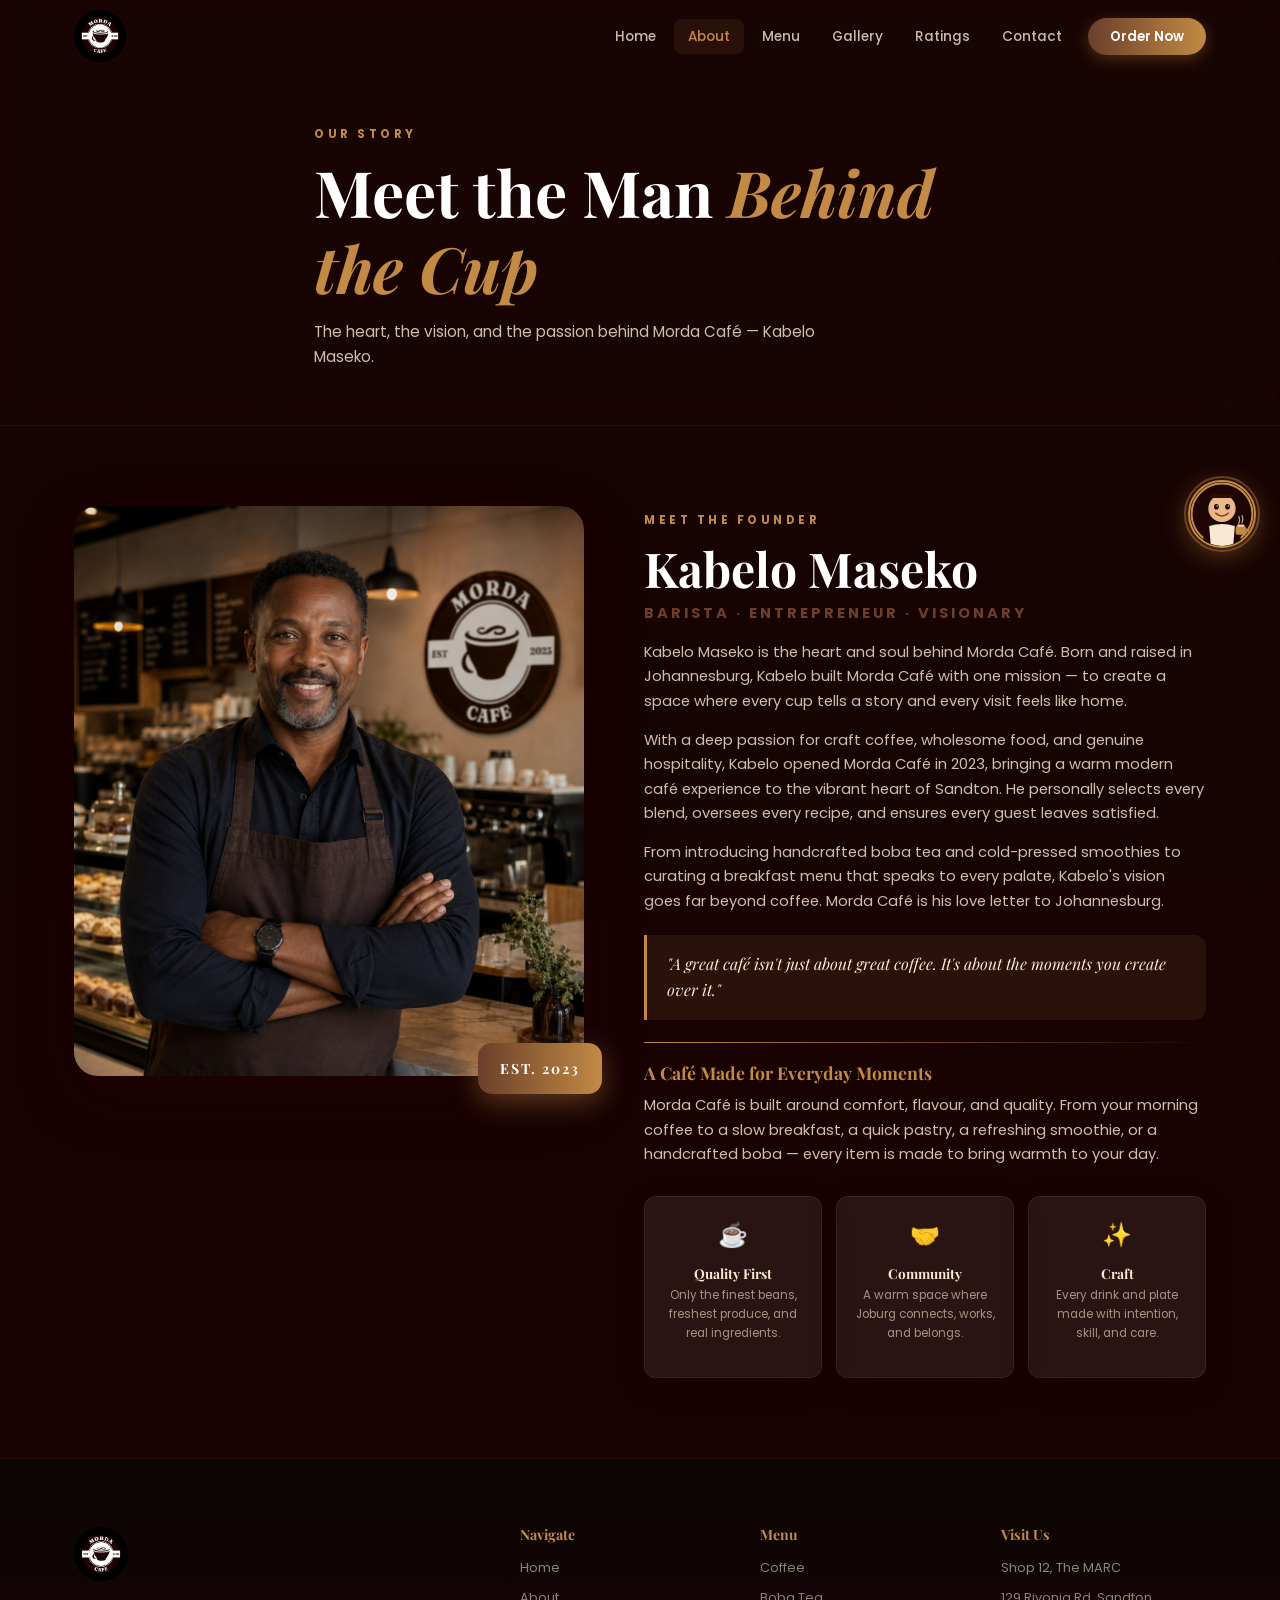
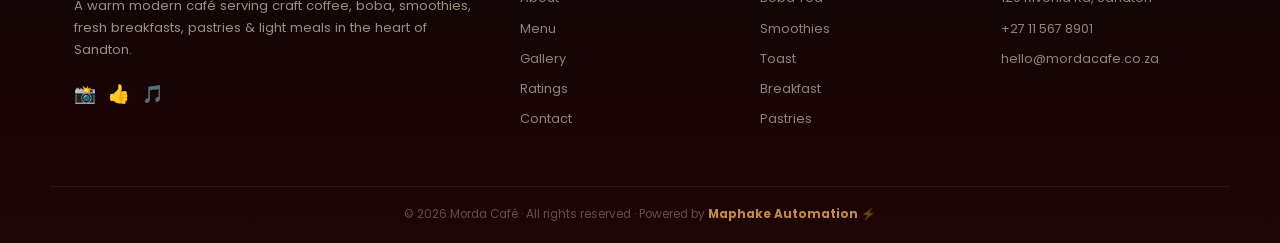
<file: about.html>
<!DOCTYPE html><html lang="en"><head>
  <meta charset="UTF-8"/>
  <meta name="viewport" content="width=device-width,initial-scale=1.0"/>
  <link rel="preconnect" href="https://fonts.googleapis.com"/>
  <link rel="preconnect" href="https://fonts.gstatic.com" crossorigin/>
  <link href="https://fonts.googleapis.com/css2?family=Playfair+Display:ital,wght@0,400;0,600;0,700;0,900;1,400;1,600&family=Poppins:wght@300;400;500;600&display=swap" rel="stylesheet"/>
  <link rel="stylesheet" href="style.css"/><title>About – Morda Café</title>
</head><body>
<div class="page-wrap">
<div class="page-curtain" id="pageCurtain"></div>
<nav class="navbar" id="navbar">
  <div class="nav-container">
    <a href="index.html" class="nav-logo-link" data-nav><img class="site-logo nav-logo-img" src="" alt="Morda Café"/></a>
    <button class="nav-toggle" id="navToggle" aria-label="Menu"><span></span><span></span><span></span></button>
    <ul class="nav-links" id="navLinks"><li><a href="index.html" class="nav-link" data-nav>Home</a></li><li><a href="about.html" class="nav-link active" data-nav>About</a></li><li><a href="menu.html" class="nav-link" data-nav>Menu</a></li><li><a href="gallery.html" class="nav-link" data-nav>Gallery</a></li><li><a href="ratings.html" class="nav-link" data-nav>Ratings</a></li><li><a href="contact.html" class="nav-link" data-nav>Contact</a></li>
      <li><a href="menu.html" class="nav-cta" data-nav>Order Now</a></li>
    </ul>
  </div>
</nav>
<section class="page-hero glass-hero">
  <div class="container page-hero-inner">
    <span class="section-label">Our Story</span>
    <h1>Meet the Man <em>Behind the Cup</em></h1>
    <p>The heart, the vision, and the passion behind Morda Café — Kabelo Maseko.</p>
  </div>
</section>
<section class="about-main glass-section">
  <div class="container">
    <div class="about-grid">
      <div class="about-img-wrap reveal-left">
        <img class="about-img owner-photo" src="" alt="Kabelo Maseko – Founder of Morda Café"/>
        <div class="about-badge">EST. 2023</div>
      </div>
      <div class="about-text reveal-right">
        <span class="section-label">Meet The Founder</span>
        <h2 style="color:var(--white)">Kabelo Maseko</h2>
        <p class="about-tagline">Barista · Entrepreneur · Visionary</p>
        <p style="color:rgba(247,233,210,.82)">Kabelo Maseko is the heart and soul behind Morda Café. Born and raised in Johannesburg, Kabelo built Morda Café with one mission — to create a space where every cup tells a story and every visit feels like home.</p>
        <p style="color:rgba(247,233,210,.82)">With a deep passion for craft coffee, wholesome food, and genuine hospitality, Kabelo opened Morda Café in 2023, bringing a warm modern café experience to the vibrant heart of Sandton. He personally selects every blend, oversees every recipe, and ensures every guest leaves satisfied.</p>
        <p style="color:rgba(247,233,210,.82)">From introducing handcrafted boba tea and cold-pressed smoothies to curating a breakfast menu that speaks to every palate, Kabelo's vision goes far beyond coffee. Morda Café is his love letter to Johannesburg.</p>
        <blockquote class="about-quote">"A great café isn't just about great coffee. It's about the moments you create over it."</blockquote>
        <div class="about-hr"></div>
        <h3 style="font-family:'Playfair Display',serif;color:var(--gold);font-size:1.1rem;margin-bottom:10px">A Café Made for Everyday Moments</h3>
        <p style="color:rgba(247,233,210,.82)">Morda Café is built around comfort, flavour, and quality. From your morning coffee to a slow breakfast, a quick pastry, a refreshing smoothie, or a handcrafted boba — every item is made to bring warmth to your day.</p>
        <div class="about-values">
          <div class="value-card reveal"><span class="value-icon">☕</span><h4>Quality First</h4><p>Only the finest beans, freshest produce, and real ingredients.</p></div>
          <div class="value-card reveal"><span class="value-icon">🤝</span><h4>Community</h4><p>A warm space where Joburg connects, works, and belongs.</p></div>
          <div class="value-card reveal"><span class="value-icon">✨</span><h4>Craft</h4><p>Every drink and plate made with intention, skill, and care.</p></div>
        </div>
      </div>
    </div>
  </div>
</section>
<footer class="footer">
  <div class="container footer-inner">
    <div class="footer-brand">
      <img class="site-logo footer-logo" src="" alt="Morda Café"/>
      <p>A warm modern café serving craft coffee, boba, smoothies, fresh breakfasts, pastries &amp; light meals in the heart of Sandton.</p>
      <div class="social-links"><a href="https://instagram.com/mordacafe" target="_blank" aria-label="Instagram">📸</a><a href="https://facebook.com/mordacafe" target="_blank" aria-label="Facebook">👍</a><a href="https://tiktok.com/@mordacafe" target="_blank" aria-label="TikTok">🎵</a></div>
    </div>
    <div class="footer-links"><h4>Navigate</h4><ul>
      <li><a href="index.html" data-nav>Home</a></li><li><a href="about.html" data-nav>About</a></li>
      <li><a href="menu.html" data-nav>Menu</a></li><li><a href="gallery.html" data-nav>Gallery</a></li>
      <li><a href="ratings.html" data-nav>Ratings</a></li><li><a href="contact.html" data-nav>Contact</a></li></ul></div>
    <div class="footer-links"><h4>Menu</h4><ul>
      <li><a href="menu.html" data-nav>Coffee</a></li><li><a href="menu.html" data-nav>Boba Tea</a></li>
      <li><a href="menu.html" data-nav>Smoothies</a></li><li><a href="menu.html" data-nav>Toast</a></li>
      <li><a href="menu.html" data-nav>Breakfast</a></li><li><a href="menu.html" data-nav>Pastries</a></li></ul></div>
    <div class="footer-links"><h4>Visit Us</h4><ul>
      <li>Shop 12, The MARC</li><li>129 Rivonia Rd, Sandton</li>
      <li><a href="tel:+27115678901" style="color:inherit">+27 11 567 8901</a></li>
      <li><a href="mailto:hello@mordacafe.co.za" style="color:inherit">hello@mordacafe.co.za</a></li></ul></div>
  </div>
  <div class="footer-bottom"><p>© 2026 Morda Café · All rights reserved · Powered by <strong style="color:var(--gold)">Maphake Automation</strong> ⚡</p></div>
</footer>
</div>
<div class="chat-widget" id="chatWidget">
  <div class="chat-avatar-bubble" id="chatToggle" aria-label="Chat with Morda AI">
    <div class="barista-avatar"><svg viewBox="0 0 80 80" xmlns="http://www.w3.org/2000/svg"><circle cx="40" cy="40" r="38" fill="#1F0404" stroke="#C28A45" stroke-width="2.5"/><circle cx="40" cy="33" r="17" fill="#E8B98B"/><rect x="25" y="12" width="30" height="8" rx="4" fill="#2B0B08"/><rect x="23" y="8" width="34" height="7" rx="3.5" fill="#1F0404"/><ellipse cx="33" cy="31" rx="3" ry="3.5" fill="#1F0404" class="eye-left"/><ellipse cx="47" cy="31" rx="3" ry="3.5" fill="#1F0404" class="eye-right"/><circle cx="34" cy="30" r="1" fill="#fff" opacity="0.8"/><circle cx="48" cy="30" r="1" fill="#fff" opacity="0.8"/><path d="M32 39 Q40 46 48 39" stroke="#8B4513" stroke-width="2" fill="none" stroke-linecap="round"/><ellipse cx="28" cy="37" rx="5" ry="3" fill="#FF9B9B" opacity="0.35"/><ellipse cx="52" cy="37" rx="5" ry="3" fill="#FF9B9B" opacity="0.35"/><path d="M18 53 Q40 47 62 53 L64 80 H16 Z" fill="#1F0404"/><path d="M24 55 Q40 50 56 55 L54 80 H26 Z" fill="#F7E9D2"/><rect x="57" y="55" width="13" height="11" rx="2.5" fill="#C28A45"/><path d="M70 59 Q74 59 74 63 Q74 67 70 67" stroke="#C28A45" stroke-width="2" fill="none" stroke-linecap="round"/><rect x="59" y="53" width="9" height="3" rx="1.5" fill="#E8D3B0"/><path d="M61 52 Q63 47 61 43" stroke="rgba(247,233,210,0.7)" stroke-width="1.5" fill="none" stroke-linecap="round" class="steam-path"/><path d="M65 51 Q67 46 65 42" stroke="rgba(247,233,210,0.7)" stroke-width="1.5" fill="none" stroke-linecap="round" class="steam-path" style="animation-delay:.4s"/></svg></div>
    <div class="avatar-pulse"></div>
  </div>
  <div class="chat-panel" id="chatPanel">
    <div class="chat-header">
      <div class="chat-header-avatar"><svg viewBox="0 0 60 60" xmlns="http://www.w3.org/2000/svg" width="44" height="44"><circle cx="30" cy="30" r="28" fill="#1F0404" stroke="#C28A45" stroke-width="2"/><circle cx="30" cy="24" r="12" fill="#E8B98B"/><rect x="20" y="11" width="20" height="5" rx="2.5" fill="#2B0B08"/><rect x="18" y="7" width="24" height="6" rx="3" fill="#1F0404"/><ellipse cx="25" cy="22" rx="2.5" ry="3" fill="#1F0404"/><ellipse cx="35" cy="22" rx="2.5" ry="3" fill="#1F0404"/><path d="M24 29 Q30 34 36 29" stroke="#8B4513" stroke-width="1.5" fill="none" stroke-linecap="round"/><ellipse cx="21" cy="27" rx="3.5" ry="2" fill="#FF9B9B" opacity="0.35"/><ellipse cx="39" cy="27" rx="3.5" ry="2" fill="#FF9B9B" opacity="0.35"/><path d="M14 38 Q30 33 46 38 L48 60 H12 Z" fill="#1F0404"/><path d="M18 40 Q30 36 42 40 L40 60 H20 Z" fill="#F7E9D2"/></svg></div>
      <div class="chat-header-info"><h3>Morda AI Barista</h3><span class="chat-status"><span class="status-dot"></span> Online 24/7</span></div>
      <button class="chat-close" id="chatClose">✕</button>
    </div>
    <div class="chat-messages" id="chatMessages">
      <div class="chat-msg bot"><div class="msg-icon">☕</div><p>Welcome to Morda Café! 😊 I'm your AI Barista — ask me <strong>anything</strong> about our menu, prices, hours, boba, orders, events, or anything else about the café. I'm here 24/7!</p></div>
    </div>
    <div class="chat-input-area">
      <input type="text" id="chatInput" placeholder="Ask anything about Morda Café..." autocomplete="off"/>
      <button id="chatSend" aria-label="Send">➤</button>
    </div>
    <div class="chat-footer-brand"><span>Powered by</span><strong>Maphake Automation</strong><span>⚡</span></div>
  </div>
</div><canvas id="swirlCanvas"></canvas><script src="assets.js"></script><script src="app.js"></script>
</body></html>
</file>
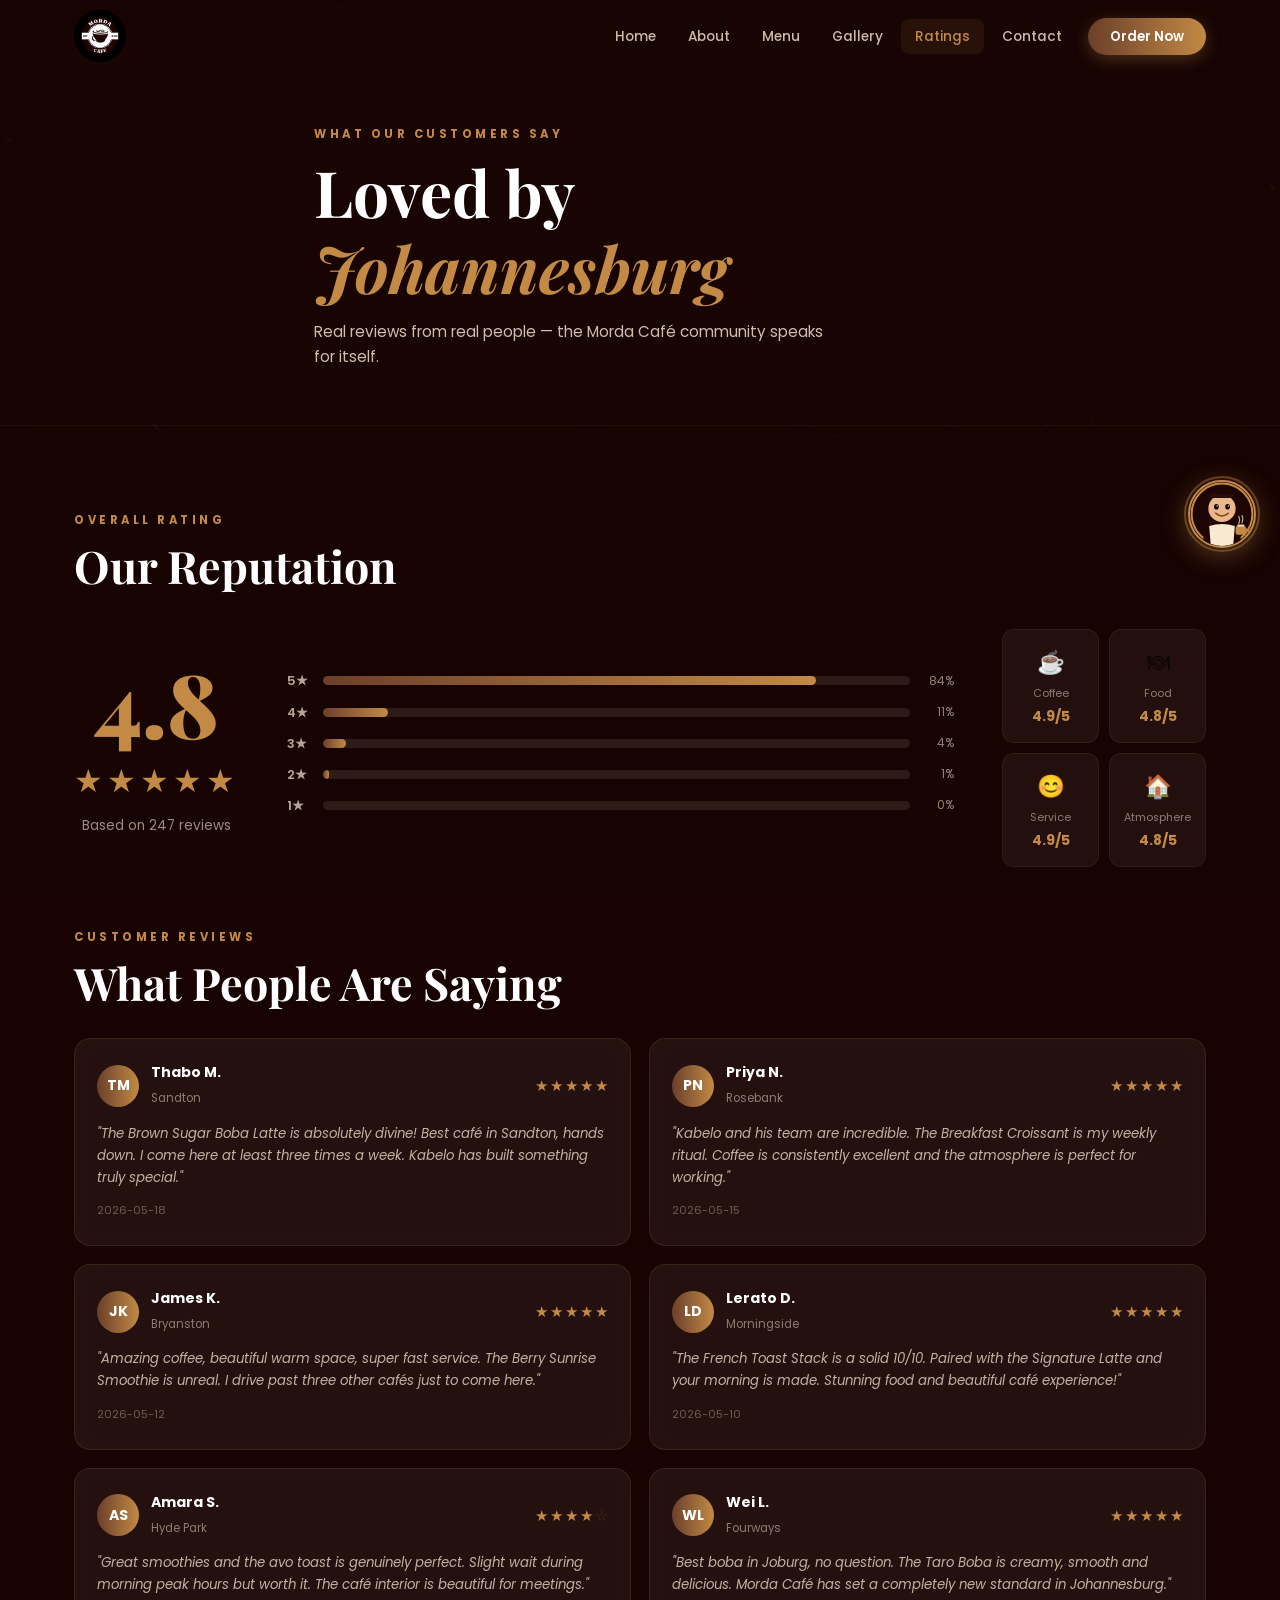
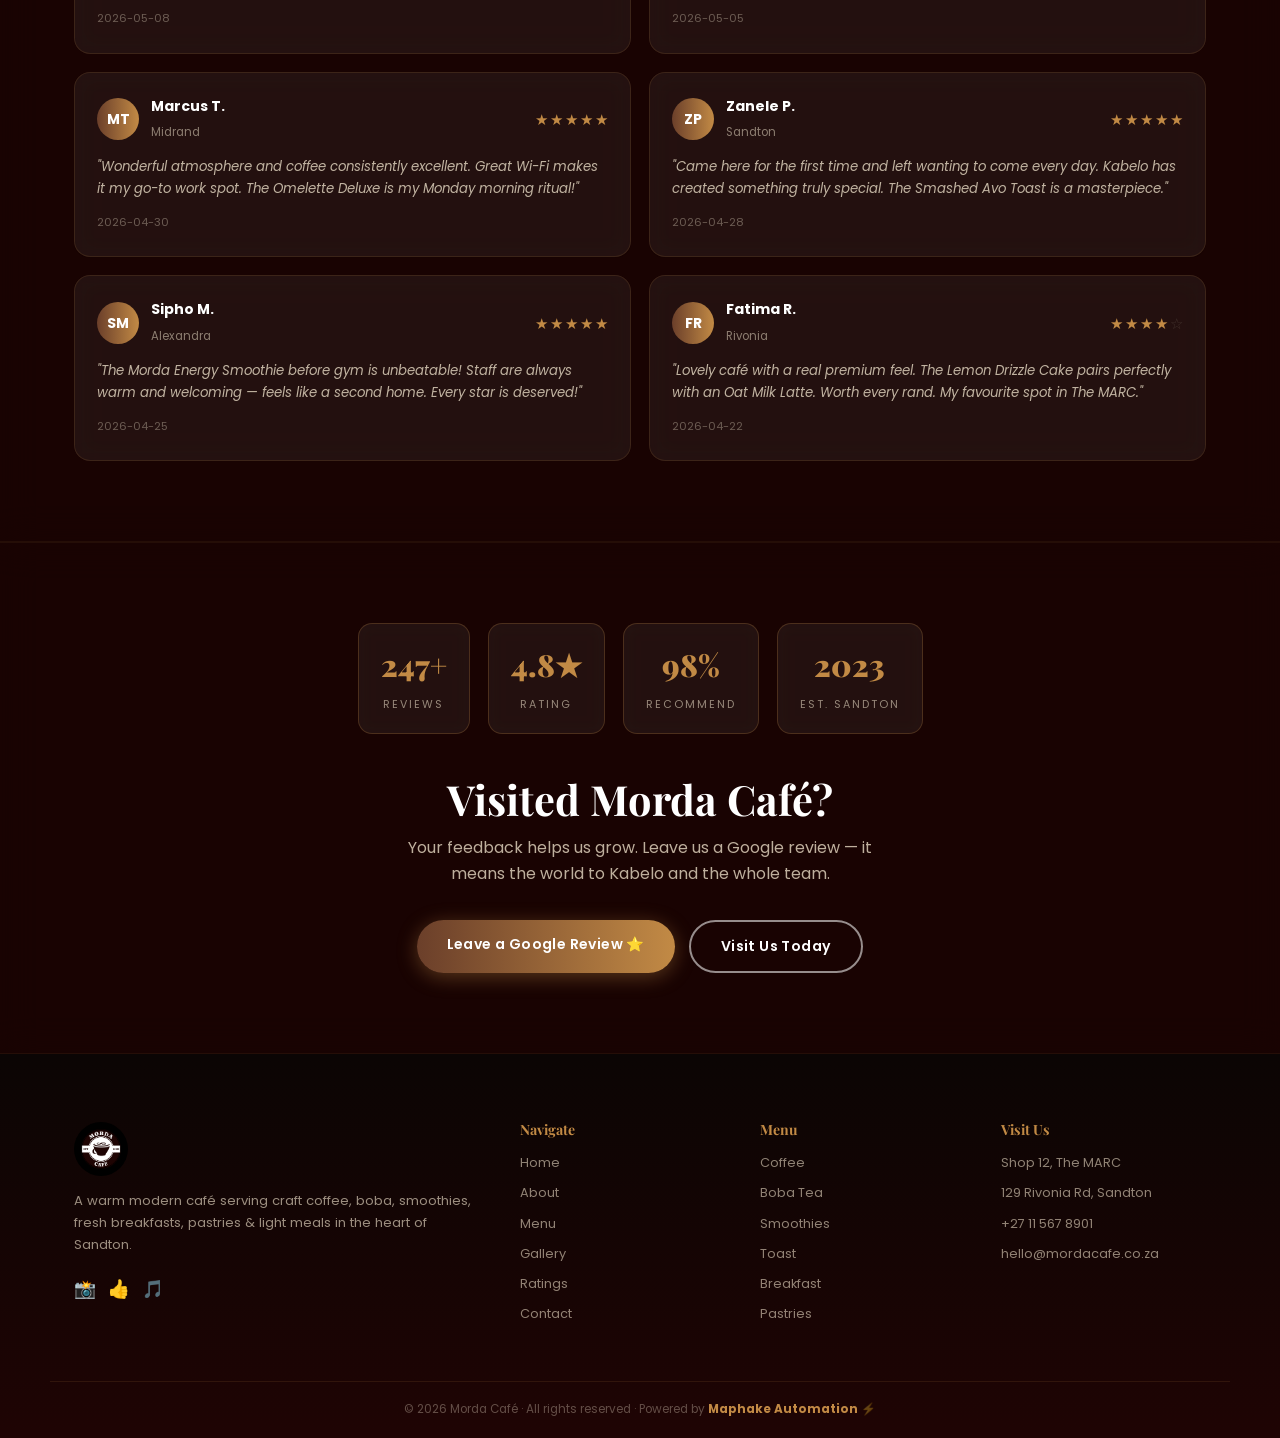
<file: ratings.html>
<!DOCTYPE html><html lang="en"><head>
  <meta charset="UTF-8"/>
  <meta name="viewport" content="width=device-width,initial-scale=1.0"/>
  <link rel="preconnect" href="https://fonts.googleapis.com"/>
  <link rel="preconnect" href="https://fonts.gstatic.com" crossorigin/>
  <link href="https://fonts.googleapis.com/css2?family=Playfair+Display:ital,wght@0,400;0,600;0,700;0,900;1,400;1,600&family=Poppins:wght@300;400;500;600&display=swap" rel="stylesheet"/>
  <link rel="stylesheet" href="style.css"/><title>Customer Ratings – Morda Café</title>
<style>
.rating-overview{display:flex;gap:48px;align-items:center;flex-wrap:wrap;margin-bottom:56px}
.rating-big{text-align:center;flex-shrink:0}
.rating-number{font-family:'Playfair Display',serif;font-size:5.5rem;font-weight:900;color:var(--gold);line-height:1}
.rating-stars-big{font-size:2rem;color:var(--gold);letter-spacing:4px;margin:8px 0}
.rating-count{color:rgba(247,233,210,.6);font-size:.85rem}
.rating-bars{flex:1;min-width:220px}
.bar-row{display:flex;align-items:center;gap:10px;margin-bottom:10px}
.bar-label{font-size:.8rem;color:rgba(247,233,210,.7);width:26px;flex-shrink:0;font-weight:600}
.bar-track{flex:1;height:9px;background:rgba(247,233,210,.1);border-radius:6px;overflow:hidden}
.bar-fill{height:100%;background:var(--grad-btn);border-radius:6px}
.bar-pct{font-size:.75rem;color:rgba(247,233,210,.55);width:34px;text-align:right;flex-shrink:0}
.rev-grid{display:grid;grid-template-columns:repeat(2,1fr);gap:18px;margin-top:8px}
.rev-card{background:rgba(255,255,255,.06);backdrop-filter:blur(12px);border:1px solid rgba(194,138,69,.15);border-radius:16px;padding:22px;transition:all .3s ease}
.rev-card:hover{transform:translateY(-4px);background:rgba(255,255,255,.1)}
.rev-header{display:flex;align-items:center;gap:12px;margin-bottom:12px}
.rev-avatar{width:42px;height:42px;border-radius:50%;background:var(--grad-btn);color:var(--white);display:flex;align-items:center;justify-content:center;font-weight:700;font-size:.88rem;flex-shrink:0}
.rev-meta{flex:1}.rev-meta strong{display:block;color:var(--white);font-size:.88rem}
.rev-meta span{color:rgba(247,233,210,.5);font-size:.72rem}
.rev-stars{display:flex;gap:2px}
.star{color:rgba(247,233,210,.15);font-size:.95rem}.star.filled{color:var(--gold)}
.rev-text{color:rgba(247,233,210,.75);font-size:.83rem;line-height:1.65;font-style:italic;margin-bottom:8px}
.rev-date{color:rgba(247,233,210,.35);font-size:.7rem}
.badge-row{display:flex;justify-content:center;gap:18px;flex-wrap:wrap;margin-bottom:40px}
.rating-badge{background:rgba(255,255,255,.06);border:1px solid rgba(194,138,69,.25);border-radius:14px;padding:16px 22px;text-align:center;backdrop-filter:blur(8px)}
.badge-num{font-family:'Playfair Display',serif;font-size:1.9rem;color:var(--gold);font-weight:900;display:block}
.badge-lbl{font-size:.68rem;color:rgba(247,233,210,.55);text-transform:uppercase;letter-spacing:2px}
.score-mini{display:grid;grid-template-columns:1fr 1fr;gap:10px}
.score-item{background:rgba(255,255,255,.05);border-radius:12px;padding:14px;text-align:center;border:1px solid rgba(194,138,69,.1)}
.score-icon{font-size:1.4rem;display:block;margin-bottom:4px}
.score-lbl{font-size:.68rem;color:rgba(247,233,210,.5);margin-bottom:2px}
.score-val{font-size:.88rem;font-weight:700;color:var(--gold)}
@media(max-width:768px){.rev-grid{grid-template-columns:1fr}.rating-overview{gap:24px}.rating-number{font-size:4rem}}
</style>
</head><body>
<div class="page-wrap">
<div class="page-curtain" id="pageCurtain"></div>
<nav class="navbar" id="navbar">
  <div class="nav-container">
    <a href="index.html" class="nav-logo-link" data-nav><img class="site-logo nav-logo-img" src="" alt="Morda Café"/></a>
    <button class="nav-toggle" id="navToggle" aria-label="Menu"><span></span><span></span><span></span></button>
    <ul class="nav-links" id="navLinks"><li><a href="index.html" class="nav-link" data-nav>Home</a></li><li><a href="about.html" class="nav-link" data-nav>About</a></li><li><a href="menu.html" class="nav-link" data-nav>Menu</a></li><li><a href="gallery.html" class="nav-link" data-nav>Gallery</a></li><li><a href="ratings.html" class="nav-link active" data-nav>Ratings</a></li><li><a href="contact.html" class="nav-link" data-nav>Contact</a></li>
      <li><a href="menu.html" class="nav-cta" data-nav>Order Now</a></li>
    </ul>
  </div>
</nav>
<section class="page-hero glass-hero">
  <div class="container page-hero-inner">
    <span class="section-label">What Our Customers Say</span>
    <h1>Loved by <em>Johannesburg</em></h1>
    <p>Real reviews from real people — the Morda Café community speaks for itself.</p>
  </div>
</section>
<section class="glass-section" style="padding:80px 0">
  <div class="container">
    <span class="section-label">Overall Rating</span>
    <h2 class="section-title light" style="margin-bottom:36px">Our Reputation</h2>
    <div class="rating-overview">
      <div class="rating-big reveal">
        <div class="rating-number">4.8</div>
        <div class="rating-stars-big">★★★★★</div>
        <div class="rating-count">Based on 247 reviews</div>
      </div>
      <div class="rating-bars reveal">
        <div class="bar-row"><span class="bar-label">5★</span><div class="bar-track"><div class="bar-fill" style="width:84%"></div></div><span class="bar-pct">84%</span></div>
        <div class="bar-row"><span class="bar-label">4★</span><div class="bar-track"><div class="bar-fill" style="width:11%"></div></div><span class="bar-pct">11%</span></div>
        <div class="bar-row"><span class="bar-label">3★</span><div class="bar-track"><div class="bar-fill" style="width:4%"></div></div><span class="bar-pct">4%</span></div>
        <div class="bar-row"><span class="bar-label">2★</span><div class="bar-track"><div class="bar-fill" style="width:1%"></div></div><span class="bar-pct">1%</span></div>
        <div class="bar-row"><span class="bar-label">1★</span><div class="bar-track"><div class="bar-fill" style="width:0%"></div></div><span class="bar-pct">0%</span></div>
      </div>
      <div class="score-mini reveal">
        <div class="score-item"><span class="score-icon">☕</span><div class="score-lbl">Coffee</div><div class="score-val">4.9/5</div></div>
        <div class="score-item"><span class="score-icon">🍽</span><div class="score-lbl">Food</div><div class="score-val">4.8/5</div></div>
        <div class="score-item"><span class="score-icon">😊</span><div class="score-lbl">Service</div><div class="score-val">4.9/5</div></div>
        <div class="score-item"><span class="score-icon">🏠</span><div class="score-lbl">Atmosphere</div><div class="score-val">4.8/5</div></div>
      </div>
    </div>
    <span class="section-label">Customer Reviews</span>
    <h2 class="section-title light" style="margin-bottom:28px">What People Are Saying</h2>
    <div class="rev-grid"><div class="rev-card reveal"><div class="rev-header"><div class="rev-avatar">TM</div><div class="rev-meta"><strong>Thabo M.</strong><span>Sandton</span></div><div class="rev-stars"><span class="star filled">★</span><span class="star filled">★</span><span class="star filled">★</span><span class="star filled">★</span><span class="star filled">★</span></div></div><p class="rev-text">"The Brown Sugar Boba Latte is absolutely divine! Best café in Sandton, hands down. I come here at least three times a week. Kabelo has built something truly special."</p><span class="rev-date">2026-05-18</span></div><div class="rev-card reveal"><div class="rev-header"><div class="rev-avatar">PN</div><div class="rev-meta"><strong>Priya N.</strong><span>Rosebank</span></div><div class="rev-stars"><span class="star filled">★</span><span class="star filled">★</span><span class="star filled">★</span><span class="star filled">★</span><span class="star filled">★</span></div></div><p class="rev-text">"Kabelo and his team are incredible. The Breakfast Croissant is my weekly ritual. Coffee is consistently excellent and the atmosphere is perfect for working."</p><span class="rev-date">2026-05-15</span></div><div class="rev-card reveal"><div class="rev-header"><div class="rev-avatar">JK</div><div class="rev-meta"><strong>James K.</strong><span>Bryanston</span></div><div class="rev-stars"><span class="star filled">★</span><span class="star filled">★</span><span class="star filled">★</span><span class="star filled">★</span><span class="star filled">★</span></div></div><p class="rev-text">"Amazing coffee, beautiful warm space, super fast service. The Berry Sunrise Smoothie is unreal. I drive past three other cafés just to come here."</p><span class="rev-date">2026-05-12</span></div><div class="rev-card reveal"><div class="rev-header"><div class="rev-avatar">LD</div><div class="rev-meta"><strong>Lerato D.</strong><span>Morningside</span></div><div class="rev-stars"><span class="star filled">★</span><span class="star filled">★</span><span class="star filled">★</span><span class="star filled">★</span><span class="star filled">★</span></div></div><p class="rev-text">"The French Toast Stack is a solid 10/10. Paired with the Signature Latte and your morning is made. Stunning food and beautiful café experience!"</p><span class="rev-date">2026-05-10</span></div><div class="rev-card reveal"><div class="rev-header"><div class="rev-avatar">AS</div><div class="rev-meta"><strong>Amara S.</strong><span>Hyde Park</span></div><div class="rev-stars"><span class="star filled">★</span><span class="star filled">★</span><span class="star filled">★</span><span class="star filled">★</span><span class="star">☆</span></div></div><p class="rev-text">"Great smoothies and the avo toast is genuinely perfect. Slight wait during morning peak hours but worth it. The café interior is beautiful for meetings."</p><span class="rev-date">2026-05-08</span></div><div class="rev-card reveal"><div class="rev-header"><div class="rev-avatar">WL</div><div class="rev-meta"><strong>Wei L.</strong><span>Fourways</span></div><div class="rev-stars"><span class="star filled">★</span><span class="star filled">★</span><span class="star filled">★</span><span class="star filled">★</span><span class="star filled">★</span></div></div><p class="rev-text">"Best boba in Joburg, no question. The Taro Boba is creamy, smooth and delicious. Morda Café has set a completely new standard in Johannesburg."</p><span class="rev-date">2026-05-05</span></div><div class="rev-card reveal"><div class="rev-header"><div class="rev-avatar">MT</div><div class="rev-meta"><strong>Marcus T.</strong><span>Midrand</span></div><div class="rev-stars"><span class="star filled">★</span><span class="star filled">★</span><span class="star filled">★</span><span class="star filled">★</span><span class="star filled">★</span></div></div><p class="rev-text">"Wonderful atmosphere and coffee consistently excellent. Great Wi-Fi makes it my go-to work spot. The Omelette Deluxe is my Monday morning ritual!"</p><span class="rev-date">2026-04-30</span></div><div class="rev-card reveal"><div class="rev-header"><div class="rev-avatar">ZP</div><div class="rev-meta"><strong>Zanele P.</strong><span>Sandton</span></div><div class="rev-stars"><span class="star filled">★</span><span class="star filled">★</span><span class="star filled">★</span><span class="star filled">★</span><span class="star filled">★</span></div></div><p class="rev-text">"Came here for the first time and left wanting to come every day. Kabelo has created something truly special. The Smashed Avo Toast is a masterpiece."</p><span class="rev-date">2026-04-28</span></div><div class="rev-card reveal"><div class="rev-header"><div class="rev-avatar">SM</div><div class="rev-meta"><strong>Sipho M.</strong><span>Alexandra</span></div><div class="rev-stars"><span class="star filled">★</span><span class="star filled">★</span><span class="star filled">★</span><span class="star filled">★</span><span class="star filled">★</span></div></div><p class="rev-text">"The Morda Energy Smoothie before gym is unbeatable! Staff are always warm and welcoming — feels like a second home. Every star is deserved!"</p><span class="rev-date">2026-04-25</span></div><div class="rev-card reveal"><div class="rev-header"><div class="rev-avatar">FR</div><div class="rev-meta"><strong>Fatima R.</strong><span>Rivonia</span></div><div class="rev-stars"><span class="star filled">★</span><span class="star filled">★</span><span class="star filled">★</span><span class="star filled">★</span><span class="star">☆</span></div></div><p class="rev-text">"Lovely café with a real premium feel. The Lemon Drizzle Cake pairs perfectly with an Oat Milk Latte. Worth every rand. My favourite spot in The MARC."</p><span class="rev-date">2026-04-22</span></div></div>
  </div>
</section>
<section class="glass-section" style="padding:80px 24px;text-align:center">
  <div class="container">
    <div class="badge-row reveal">
      <div class="rating-badge"><span class="badge-num">247+</span><span class="badge-lbl">Reviews</span></div>
      <div class="rating-badge"><span class="badge-num">4.8★</span><span class="badge-lbl">Rating</span></div>
      <div class="rating-badge"><span class="badge-num">98%</span><span class="badge-lbl">Recommend</span></div>
      <div class="rating-badge"><span class="badge-num">2023</span><span class="badge-lbl">Est. Sandton</span></div>
    </div>
    <h2 class="reveal" style="color:var(--white);font-size:clamp(1.6rem,4vw,2.6rem);margin-bottom:12px">Visited Morda Café?</h2>
    <p class="reveal" style="color:rgba(247,233,210,.75);max-width:520px;margin:0 auto 32px">Your feedback helps us grow. Leave us a Google review — it means the world to Kabelo and the whole team.</p>
    <div style="display:flex;gap:14px;justify-content:center;flex-wrap:wrap" class="reveal">
      <a href="https://maps.google.com" target="_blank" class="btn btn-gold">Leave a Google Review ⭐</a>
      <a href="contact.html" class="btn btn-outline" data-nav>Visit Us Today</a>
    </div>
  </div>
</section>
<footer class="footer">
  <div class="container footer-inner">
    <div class="footer-brand">
      <img class="site-logo footer-logo" src="" alt="Morda Café"/>
      <p>A warm modern café serving craft coffee, boba, smoothies, fresh breakfasts, pastries &amp; light meals in the heart of Sandton.</p>
      <div class="social-links"><a href="https://instagram.com/mordacafe" target="_blank" aria-label="Instagram">📸</a><a href="https://facebook.com/mordacafe" target="_blank" aria-label="Facebook">👍</a><a href="https://tiktok.com/@mordacafe" target="_blank" aria-label="TikTok">🎵</a></div>
    </div>
    <div class="footer-links"><h4>Navigate</h4><ul>
      <li><a href="index.html" data-nav>Home</a></li><li><a href="about.html" data-nav>About</a></li>
      <li><a href="menu.html" data-nav>Menu</a></li><li><a href="gallery.html" data-nav>Gallery</a></li>
      <li><a href="ratings.html" data-nav>Ratings</a></li><li><a href="contact.html" data-nav>Contact</a></li></ul></div>
    <div class="footer-links"><h4>Menu</h4><ul>
      <li><a href="menu.html" data-nav>Coffee</a></li><li><a href="menu.html" data-nav>Boba Tea</a></li>
      <li><a href="menu.html" data-nav>Smoothies</a></li><li><a href="menu.html" data-nav>Toast</a></li>
      <li><a href="menu.html" data-nav>Breakfast</a></li><li><a href="menu.html" data-nav>Pastries</a></li></ul></div>
    <div class="footer-links"><h4>Visit Us</h4><ul>
      <li>Shop 12, The MARC</li><li>129 Rivonia Rd, Sandton</li>
      <li><a href="tel:+27115678901" style="color:inherit">+27 11 567 8901</a></li>
      <li><a href="mailto:hello@mordacafe.co.za" style="color:inherit">hello@mordacafe.co.za</a></li></ul></div>
  </div>
  <div class="footer-bottom"><p>© 2026 Morda Café · All rights reserved · Powered by <strong style="color:var(--gold)">Maphake Automation</strong> ⚡</p></div>
</footer>
</div>
<div class="chat-widget" id="chatWidget">
  <div class="chat-avatar-bubble" id="chatToggle" aria-label="Chat with Morda AI">
    <div class="barista-avatar"><svg viewBox="0 0 80 80" xmlns="http://www.w3.org/2000/svg"><circle cx="40" cy="40" r="38" fill="#1F0404" stroke="#C28A45" stroke-width="2.5"/><circle cx="40" cy="33" r="17" fill="#E8B98B"/><rect x="25" y="12" width="30" height="8" rx="4" fill="#2B0B08"/><rect x="23" y="8" width="34" height="7" rx="3.5" fill="#1F0404"/><ellipse cx="33" cy="31" rx="3" ry="3.5" fill="#1F0404" class="eye-left"/><ellipse cx="47" cy="31" rx="3" ry="3.5" fill="#1F0404" class="eye-right"/><circle cx="34" cy="30" r="1" fill="#fff" opacity="0.8"/><circle cx="48" cy="30" r="1" fill="#fff" opacity="0.8"/><path d="M32 39 Q40 46 48 39" stroke="#8B4513" stroke-width="2" fill="none" stroke-linecap="round"/><ellipse cx="28" cy="37" rx="5" ry="3" fill="#FF9B9B" opacity="0.35"/><ellipse cx="52" cy="37" rx="5" ry="3" fill="#FF9B9B" opacity="0.35"/><path d="M18 53 Q40 47 62 53 L64 80 H16 Z" fill="#1F0404"/><path d="M24 55 Q40 50 56 55 L54 80 H26 Z" fill="#F7E9D2"/><rect x="57" y="55" width="13" height="11" rx="2.5" fill="#C28A45"/><path d="M70 59 Q74 59 74 63 Q74 67 70 67" stroke="#C28A45" stroke-width="2" fill="none" stroke-linecap="round"/><rect x="59" y="53" width="9" height="3" rx="1.5" fill="#E8D3B0"/><path d="M61 52 Q63 47 61 43" stroke="rgba(247,233,210,0.7)" stroke-width="1.5" fill="none" stroke-linecap="round" class="steam-path"/><path d="M65 51 Q67 46 65 42" stroke="rgba(247,233,210,0.7)" stroke-width="1.5" fill="none" stroke-linecap="round" class="steam-path" style="animation-delay:.4s"/></svg></div>
    <div class="avatar-pulse"></div>
  </div>
  <div class="chat-panel" id="chatPanel">
    <div class="chat-header">
      <div class="chat-header-avatar"><svg viewBox="0 0 60 60" xmlns="http://www.w3.org/2000/svg" width="44" height="44"><circle cx="30" cy="30" r="28" fill="#1F0404" stroke="#C28A45" stroke-width="2"/><circle cx="30" cy="24" r="12" fill="#E8B98B"/><rect x="20" y="11" width="20" height="5" rx="2.5" fill="#2B0B08"/><rect x="18" y="7" width="24" height="6" rx="3" fill="#1F0404"/><ellipse cx="25" cy="22" rx="2.5" ry="3" fill="#1F0404"/><ellipse cx="35" cy="22" rx="2.5" ry="3" fill="#1F0404"/><path d="M24 29 Q30 34 36 29" stroke="#8B4513" stroke-width="1.5" fill="none" stroke-linecap="round"/><ellipse cx="21" cy="27" rx="3.5" ry="2" fill="#FF9B9B" opacity="0.35"/><ellipse cx="39" cy="27" rx="3.5" ry="2" fill="#FF9B9B" opacity="0.35"/><path d="M14 38 Q30 33 46 38 L48 60 H12 Z" fill="#1F0404"/><path d="M18 40 Q30 36 42 40 L40 60 H20 Z" fill="#F7E9D2"/></svg></div>
      <div class="chat-header-info"><h3>Morda AI Barista</h3><span class="chat-status"><span class="status-dot"></span> Online 24/7</span></div>
      <button class="chat-close" id="chatClose">✕</button>
    </div>
    <div class="chat-messages" id="chatMessages">
      <div class="chat-msg bot"><div class="msg-icon">☕</div><p>Welcome to Morda Café! 😊 I'm your AI Barista — ask me <strong>anything</strong> about our menu, prices, hours, boba, orders, events, or anything else about the café. I'm here 24/7!</p></div>
    </div>
    <div class="chat-input-area">
      <input type="text" id="chatInput" placeholder="Ask anything about Morda Café..." autocomplete="off"/>
      <button id="chatSend" aria-label="Send">➤</button>
    </div>
    <div class="chat-footer-brand"><span>Powered by</span><strong>Maphake Automation</strong><span>⚡</span></div>
  </div>
</div><canvas id="swirlCanvas"></canvas><script src="assets.js"></script><script src="app.js"></script>
</body></html>
</file>
<file: style.css>
/* ============================================================
   MORDA CAFÉ – style.css  |  Multi-page premium café site
   ============================================================ */
:root{
  --espresso:#1F0404;--deep:#2B0B08;--mocha:#6B3F2A;--gold:#C28A45;
  --latte:#F7E9D2;--beige:#E8D3B0;--white:#FFFFFF;--dark:#0B0504;
  --grad-hero:linear-gradient(135deg,#1F0404 0%,#2B0B08 50%,#6B3F2A 100%);
  --grad-btn:linear-gradient(90deg,#6B3F2A 0%,#C28A45 100%);
  --grad-warm:linear-gradient(135deg,#F7E9D2 0%,#E8D3B0 60%,#C28A45 100%);
  --grad-footer:linear-gradient(180deg,#0B0504 0%,#1F0404 100%);
  --radius:14px;--shadow:0 8px 32px rgba(31,4,4,.14);
  --shadow-lg:0 20px 60px rgba(31,4,4,.28);
  --ease:cubic-bezier(.4,0,.2,1);--dur:.35s;
}
*,*::before,*::after{box-sizing:border-box;margin:0;padding:0}
html{scroll-behavior:smooth}
body{font-family:'Poppins',sans-serif;background:#1F0404;color:var(--dark);line-height:1.65;overflow-x:hidden;min-height:100vh}
img{max-width:100%;display:block}
a{text-decoration:none;color:inherit}
ul{list-style:none}
h1,h2,h3,h4{font-family:'Playfair Display',serif;line-height:1.18}
.container{max-width:1180px;margin:0 auto;padding:0 24px}

/* SWIRL */
#swirlCanvas{position:fixed;top:0;left:0;width:100%;height:100%;z-index:0;pointer-events:none}

/* PAGE CURTAIN */
.page-curtain{
  position:fixed;inset:0;z-index:9999;background:var(--espresso);
  display:flex;align-items:center;justify-content:center;
  transition:opacity .52s var(--ease);opacity:1;pointer-events:all;
}
.page-curtain::after{
  content:'MORDA';font-family:'Playfair Display',serif;font-size:2rem;
  font-weight:900;letter-spacing:.4em;color:var(--gold);opacity:.35;
}
.page-curtain.out{opacity:0;pointer-events:none}
.page-curtain.in{opacity:1;pointer-events:all}
.page-wrap{position:relative;z-index:1}

/* BUTTONS */
.btn{display:inline-block;padding:13px 30px;border-radius:50px;font-family:'Poppins',sans-serif;font-weight:600;font-size:.88rem;letter-spacing:.4px;cursor:pointer;border:none;transition:all var(--dur) var(--ease)}
.btn-gold{background:var(--grad-btn);color:var(--white);box-shadow:0 4px 20px rgba(194,138,69,.38)}
.btn-gold:hover{box-shadow:0 8px 30px rgba(194,138,69,.6);transform:translateY(-2px)}
.btn-outline{background:transparent;color:var(--white);border:2px solid rgba(255,255,255,.55)}
.btn-outline:hover{background:rgba(255,255,255,.12);border-color:var(--white);transform:translateY(-2px)}
.btn-sm{display:inline-block;padding:8px 20px;border-radius:50px;background:var(--grad-btn);color:var(--white);font-size:.78rem;font-weight:600;font-family:'Poppins',sans-serif;transition:all var(--dur) var(--ease)}
.btn-sm:hover{box-shadow:0 4px 16px rgba(194,138,69,.5);transform:translateY(-2px)}
.text-center{text-align:center}
.section-label{display:inline-block;font-size:.72rem;font-weight:700;letter-spacing:3.5px;text-transform:uppercase;color:var(--gold);margin-bottom:10px}
.section-title{font-size:clamp(1.8rem,4vw,2.8rem);color:var(--espresso);margin-bottom:12px}
.section-title.light{color:var(--white)}
.section-sub{color:var(--mocha);font-size:.92rem;max-width:560px;margin-bottom:48px}
.reveal{opacity:0;transform:translateY(28px);transition:opacity .65s var(--ease),transform .65s var(--ease)}
.reveal.visible{opacity:1;transform:none}
.reveal-left{opacity:0;transform:translateX(-30px);transition:opacity .65s var(--ease),transform .65s var(--ease)}
.reveal-left.visible{opacity:1;transform:none}
.reveal-right{opacity:0;transform:translateX(30px);transition:opacity .65s var(--ease),transform .65s var(--ease)}
.reveal-right.visible{opacity:1;transform:none}

/* NAVBAR */
.navbar{position:fixed;top:0;left:0;right:0;z-index:1000;padding:10px 0;transition:all var(--dur) var(--ease)}
.navbar.scrolled{background:rgba(20,4,3,.96);backdrop-filter:blur(18px);box-shadow:0 2px 28px rgba(0,0,0,.4);padding:6px 0}
.nav-container{max-width:1180px;margin:0 auto;padding:0 24px;display:flex;align-items:center;justify-content:space-between}
.nav-logo-img{height:52px;width:52px;object-fit:contain;border-radius:50%;transition:transform var(--dur)}
.nav-logo-link:hover .nav-logo-img{transform:scale(1.08)}
.nav-links{display:flex;align-items:center;gap:4px}
.nav-link{color:rgba(247,233,210,.8);font-size:.85rem;font-weight:500;padding:8px 14px;border-radius:8px;transition:all var(--dur) var(--ease)}
.nav-link:hover,.nav-link.active{color:var(--gold);background:rgba(194,138,69,.1)}
.nav-cta{background:var(--grad-btn);color:var(--white);font-size:.82rem;font-weight:600;padding:9px 22px;border-radius:50px;margin-left:8px;box-shadow:0 4px 16px rgba(194,138,69,.32);transition:all var(--dur) var(--ease)}
.nav-cta:hover{box-shadow:0 6px 24px rgba(194,138,69,.55);transform:translateY(-1px)}
.nav-toggle{display:none;flex-direction:column;gap:5px;background:none;border:none;cursor:pointer;padding:4px}
.nav-toggle span{display:block;width:24px;height:2px;background:var(--white);border-radius:2px;transition:all var(--dur) var(--ease)}
.nav-toggle.active span:nth-child(1){transform:rotate(45deg) translate(5px,5px)}
.nav-toggle.active span:nth-child(2){opacity:0}
.nav-toggle.active span:nth-child(3){transform:rotate(-45deg) translate(5px,-5px)}

/* PAGE HERO */
.page-hero{min-height:44vh;display:flex;align-items:center;position:relative;overflow:hidden;padding:120px 24px 56px;background:var(--grad-hero)}
.page-hero::after{content:'';position:absolute;inset:0;background:linear-gradient(to bottom,rgba(31,4,4,.2) 0%,rgba(31,4,4,.6) 100%)}
.page-hero-inner{position:relative;z-index:1;max-width:700px}
.page-hero h1{font-size:clamp(2rem,6vw,4rem);color:var(--white);margin-bottom:14px}
.page-hero h1 em{color:var(--gold);font-style:italic}
.page-hero p{color:rgba(247,233,210,.82);font-size:.95rem;max-width:520px}
.page-hero-bg{position:absolute;inset:0;background-size:cover;background-position:center;opacity:.2;mix-blend-mode:overlay}

/* HOME HERO */
.hero{position:relative;min-height:100vh;display:flex;align-items:center;justify-content:center;overflow:hidden;padding:100px 24px 80px}
.hero-content{position:relative;z-index:2;text-align:center;max-width:820px;animation:heroIn .9s var(--ease) both}
@keyframes heroIn{from{opacity:0;transform:translateY(32px)}to{opacity:1;transform:none}}
.hero-logo{height:130px;width:130px;object-fit:contain;border-radius:50%;margin:0 auto 28px;filter:drop-shadow(0 8px 32px rgba(0,0,0,.6));animation:heroIn .9s .1s var(--ease) both}
.hero-headline{font-size:clamp(2.6rem,7.5vw,5.5rem);color:var(--white);font-weight:900;margin-bottom:18px;animation:heroIn .9s .2s var(--ease) both}
.hero-headline em{color:var(--gold);font-style:italic;display:block}
.hero-sub{color:rgba(247,233,210,.82);font-size:clamp(.9rem,2vw,1.05rem);max-width:620px;margin:0 auto 40px;animation:heroIn .9s .35s var(--ease) both}
.hero-btns{display:flex;gap:14px;justify-content:center;flex-wrap:wrap;animation:heroIn .9s .5s var(--ease) both}
.hero-cats{position:relative;z-index:2;display:flex;justify-content:center;gap:12px;flex-wrap:wrap;margin-top:52px;animation:heroIn .9s .65s var(--ease) both}
.hero-cat-chip{display:flex;align-items:center;gap:8px;background:rgba(255,255,255,.07);border:1px solid rgba(194,138,69,.3);color:rgba(247,233,210,.85);padding:10px 20px;border-radius:50px;font-size:.82rem;font-weight:500;backdrop-filter:blur(8px);transition:all var(--dur) var(--ease)}
.hero-cat-chip:hover{background:rgba(194,138,69,.18);border-color:var(--gold);color:var(--gold)}
.scroll-cue{position:absolute;bottom:28px;left:50%;transform:translateX(-50%);z-index:2;display:flex;flex-direction:column;align-items:center;gap:6px;color:rgba(255,255,255,.35);font-size:.68rem;letter-spacing:2px;text-transform:uppercase}
.scroll-line{width:1px;height:36px;background:linear-gradient(to bottom,rgba(255,255,255,.4),transparent);animation:scrollPulse 1.6s ease-in-out infinite}
@keyframes scrollPulse{0%,100%{opacity:.9}50%{opacity:.2}}

/* FEATURES */
.features{padding:80px 0;background:var(--latte)}
.feat-grid{display:grid;grid-template-columns:repeat(4,1fr);gap:22px}
.feat-card{background:var(--white);border-radius:var(--radius);padding:36px 22px;box-shadow:var(--shadow);text-align:center;transition:all var(--dur) var(--ease);cursor:default}
.feat-card:hover{transform:translateY(-8px);box-shadow:var(--shadow-lg);background:var(--espresso)}
.feat-icon{font-size:2.2rem;margin-bottom:14px;display:block;transition:transform var(--dur) var(--ease)}
.feat-card:hover .feat-icon{transform:scale(1.25) rotate(8deg)}
.feat-card h3{font-size:1rem;color:var(--espresso);margin-bottom:8px;transition:color var(--dur)}
.feat-card:hover h3{color:var(--gold)}
.feat-card p{font-size:.79rem;color:var(--mocha);transition:color var(--dur)}
.feat-card:hover p{color:rgba(247,233,210,.7)}

/* FAVOURITES */
.favourites{padding:90px 0;background:var(--beige);text-align:center}
.fav-grid{display:grid;grid-template-columns:repeat(4,1fr);gap:22px}
.fav-card{background:var(--white);border-radius:var(--radius);overflow:hidden;box-shadow:var(--shadow);text-align:left;transition:all var(--dur) var(--ease)}
.fav-card:hover{transform:translateY(-8px);box-shadow:var(--shadow-lg)}
.fav-img{height:190px;background-size:cover;background-position:center;transition:transform .5s var(--ease);overflow:hidden}
.fav-card:hover .fav-img{transform:scale(1.06)}
.fav-body{padding:18px}
.fav-body h3{font-size:.95rem;color:var(--espresso);margin-bottom:6px}
.fav-body p{font-size:.78rem;color:var(--mocha);margin-bottom:14px}
.fav-footer{display:flex;align-items:center;justify-content:space-between}
.fav-price{font-family:'Playfair Display',serif;font-size:1.15rem;font-weight:700;color:var(--gold)}

/* HOME CTA */
.home-cta{padding:100px 24px;background:var(--grad-hero);text-align:center;position:relative;overflow:hidden}
.home-cta::before{content:'';position:absolute;inset:0;background:radial-gradient(ellipse 70% 70% at 50% 50%,rgba(194,138,69,.1) 0%,transparent 70%)}
.home-cta h2{font-size:clamp(1.8rem,4vw,3rem);color:var(--white);margin-bottom:16px;position:relative}
.home-cta p{color:rgba(247,233,210,.78);max-width:560px;margin:0 auto 36px;position:relative}

/* ABOUT */
.about-main{padding:80px 0;background:var(--latte)}
.about-grid{display:grid;grid-template-columns:1fr 1.1fr;gap:60px;align-items:start}
.about-img-wrap{position:relative}
.about-img{width:100%;height:570px;object-fit:cover;object-position:top;border-radius:24px;box-shadow:var(--shadow-lg)}
.about-badge{position:absolute;bottom:-18px;right:-18px;background:var(--grad-btn);color:var(--white);font-family:'Playfair Display',serif;font-size:.88rem;font-weight:700;padding:14px 22px;border-radius:14px;box-shadow:0 8px 28px rgba(194,138,69,.4);letter-spacing:2px}
.about-text h2{font-size:clamp(2rem,4vw,3rem);color:var(--espresso);margin-bottom:4px}
.about-tagline{color:var(--gold);font-size:.75rem;font-weight:700;letter-spacing:3px;text-transform:uppercase;margin-bottom:22px}
.about-text p{color:var(--mocha);margin-bottom:15px;font-size:.92rem}
.about-quote{border-left:3px solid var(--gold);padding:16px 20px;margin:22px 0;background:rgba(194,138,69,.07);border-radius:0 12px 12px 0;font-family:'Playfair Display',serif;font-style:italic;font-size:1rem;color:var(--espresso)}
.about-hr{height:1px;background:linear-gradient(to right,var(--gold),transparent);margin:20px 0}
.about-values{display:grid;grid-template-columns:repeat(3,1fr);gap:14px;margin-top:30px}
.value-card{background:var(--white);border-radius:12px;padding:18px 14px;text-align:center;box-shadow:var(--shadow);transition:all var(--dur) var(--ease)}
.value-card:hover{transform:translateY(-4px);background:var(--espresso)}
.value-card:hover h4{color:var(--gold)}
.value-card:hover p{color:rgba(247,233,210,.7)}
.value-icon{font-size:1.5rem;margin-bottom:10px;display:block}
.value-card h4{font-size:.85rem;color:var(--espresso);margin-bottom:5px;transition:color var(--dur)}
.value-card p{font-size:.73rem;color:var(--mocha);transition:color var(--dur)}

/* MENU */
.menu-main{padding:80px 0;background:var(--grad-hero);min-height:60vh}
.menu-tabs-wrap{display:flex;justify-content:center;flex-wrap:wrap;gap:10px;margin-bottom:44px}
.tab-btn{padding:10px 22px;border-radius:50px;border:2px solid rgba(194,138,69,.35);background:transparent;color:rgba(247,233,210,.65);font-family:'Poppins',sans-serif;font-size:.82rem;font-weight:500;cursor:pointer;transition:all var(--dur) var(--ease)}
.tab-btn:hover{border-color:var(--gold);color:var(--gold)}
.tab-btn.active{background:var(--grad-btn);color:var(--white);border-color:transparent;box-shadow:0 4px 16px rgba(194,138,69,.35)}
.tab-panel{display:none}
.tab-panel.active{display:block;animation:tabFade .4s var(--ease)}
@keyframes tabFade{from{opacity:0;transform:translateY(10px)}to{opacity:1;transform:none}}
.menu-items{max-width:800px;margin:0 auto}
.tab-cat-label{color:var(--gold);font-family:'Playfair Display',serif;font-size:1.2rem;margin-bottom:18px;font-style:italic;text-align:center;border-bottom:1px solid rgba(194,138,69,.2);padding-bottom:10px}
.menu-item{display:flex;justify-content:space-between;align-items:flex-start;gap:16px;padding:15px 20px;border-radius:12px;margin-bottom:8px;background:rgba(255,255,255,.04);border:1px solid rgba(194,138,69,.12);text-align:left;transition:all var(--dur) var(--ease)}
.menu-item:hover{background:rgba(194,138,69,.1);border-color:rgba(194,138,69,.35);transform:translateX(4px)}
.mi-info{display:flex;flex-direction:column;gap:3px}
.mi-name{color:var(--white);font-weight:600;font-size:.9rem}
.mi-desc{color:rgba(247,233,210,.55);font-size:.77rem}
.mi-price{color:var(--gold);font-weight:700;font-size:.95rem;white-space:nowrap;font-family:'Playfair Display',serif}

/* GALLERY */
.gallery-main{padding:70px 0 90px;background:var(--beige)}
.filter-bar{display:flex;justify-content:center;flex-wrap:wrap;gap:10px;margin-bottom:38px}
.filter-btn{padding:8px 20px;border-radius:50px;border:1.5px solid rgba(107,63,42,.3);background:transparent;color:var(--mocha);font-family:'Poppins',sans-serif;font-size:.8rem;font-weight:500;cursor:pointer;transition:all var(--dur) var(--ease)}
.filter-btn:hover{border-color:var(--gold);color:var(--gold)}
.filter-btn.active{background:var(--grad-btn);color:var(--white);border-color:transparent;box-shadow:0 4px 14px rgba(194,138,69,.3)}
.gallery-grid{columns:3;column-gap:16px}
.g-card{break-inside:avoid;margin-bottom:16px;border-radius:14px;overflow:hidden;box-shadow:var(--shadow);cursor:pointer;position:relative;transition:opacity .3s ease,transform .3s ease}
.g-card:hover{transform:scale(1.02);box-shadow:var(--shadow-lg)}
.g-card img{width:100%;display:block;transition:transform .5s var(--ease)}
.g-card:hover img{transform:scale(1.06)}
.g-card-label{position:absolute;bottom:0;left:0;right:0;background:linear-gradient(to top,rgba(31,4,4,.82),transparent);padding:22px 14px 12px;color:var(--white);font-size:.78rem;font-weight:600;opacity:0;transition:opacity var(--dur)}
.g-card:hover .g-card-label{opacity:1}

/* CONTACT */
.contact-main{padding:80px 0;background:var(--latte)}
.contact-grid{display:grid;grid-template-columns:1fr 1.4fr;gap:44px;align-items:start}
.info-block{display:flex;gap:14px;align-items:flex-start;padding:18px;background:var(--white);border-radius:14px;box-shadow:var(--shadow);margin-bottom:14px;transition:all var(--dur) var(--ease)}
.info-block:hover{transform:translateX(4px);box-shadow:var(--shadow-lg)}
.info-icon{font-size:1.4rem;flex-shrink:0}
.info-block h4{font-family:'Playfair Display',serif;font-size:.92rem;color:var(--espresso);margin-bottom:4px}
.info-block p{font-size:.82rem;color:var(--mocha);line-height:1.7}
.map-card{border-radius:20px;overflow:hidden;box-shadow:var(--shadow-lg)}
.map-card iframe{display:block;border:none}

/* FOOTER */
.footer{background:var(--grad-footer);padding:68px 0 0;position:relative;z-index:2}
.footer-inner{display:grid;grid-template-columns:2fr 1fr 1fr 1fr;gap:36px;padding-bottom:48px;border-bottom:1px solid rgba(194,138,69,.12)}
.footer-logo{height:54px;width:54px;object-fit:contain;border-radius:50%;margin-bottom:14px}
.footer-brand p{color:rgba(247,233,210,.6);font-size:.82rem;line-height:1.7;margin-bottom:18px}
.social-links{display:flex;gap:12px}
.social-links a{font-size:1.1rem;transition:transform var(--dur)}
.social-links a:hover{transform:scale(1.2)}
.footer-links h4{font-family:'Playfair Display',serif;color:var(--gold);font-size:.88rem;margin-bottom:14px}
.footer-links li{margin-bottom:9px;font-size:.8rem;color:rgba(247,233,210,.55)}
.footer-links li a{color:inherit;transition:all var(--dur)}
.footer-links li a:hover{color:var(--gold);padding-left:4px}
.footer-bottom{text-align:center;padding:18px;color:rgba(247,233,210,.32);font-size:.74rem}

/* CHATBOT */
.chat-widget{position:fixed;bottom:24px;right:24px;z-index:9998;display:flex;flex-direction:column;align-items:flex-end;gap:14px}
.chat-avatar-bubble{position:relative;width:68px;height:68px;cursor:pointer}
.barista-avatar{width:68px;height:68px;border-radius:50%;background:var(--espresso);border:2.5px solid var(--gold);overflow:hidden;display:flex;align-items:center;justify-content:center;box-shadow:0 6px 28px rgba(194,138,69,.45);transition:all var(--dur) var(--ease)}
.barista-avatar:hover{transform:scale(1.08);box-shadow:0 10px 36px rgba(194,138,69,.65)}
.barista-avatar svg{width:100%;height:100%}
.avatar-pulse{position:absolute;inset:-4px;border-radius:50%;border:2px solid rgba(194,138,69,.4);animation:pulsering 2s ease infinite}
@keyframes pulsering{0%{transform:scale(1);opacity:.8}70%{transform:scale(1.3);opacity:0}100%{transform:scale(1.3);opacity:0}}
.steam-path{animation:steamRise 2s ease-in-out infinite}
@keyframes steamRise{0%,100%{opacity:.6;transform:translateY(0)}50%{opacity:.1;transform:translateY(-4px)}}
.eye-left,.eye-right{animation:blink 3.5s ease-in-out infinite}
@keyframes blink{0%,45%,55%,100%{ry:3.5}50%{ry:0.3}}
.chat-panel{width:340px;max-height:520px;background:var(--white);border-radius:20px;box-shadow:0 20px 60px rgba(0,0,0,.28);display:flex;flex-direction:column;overflow:hidden;opacity:0;transform:translateY(16px) scale(.95);pointer-events:none;transition:opacity .3s var(--ease),transform .3s var(--ease)}
.chat-panel.open{opacity:1;transform:none;pointer-events:all}
.chat-header{background:var(--grad-hero);padding:14px 16px;display:flex;align-items:center;gap:12px}
.chat-header-info{flex:1}
.chat-header h3{font-family:'Playfair Display',serif;color:var(--white);font-size:.9rem;margin:0 0 2px}
.chat-status{color:rgba(247,233,210,.7);font-size:.68rem;display:flex;align-items:center;gap:5px}
.status-dot{width:7px;height:7px;border-radius:50%;background:#4ade80;box-shadow:0 0 6px rgba(74,222,128,.6);animation:statusPulse 2s ease infinite}
@keyframes statusPulse{0%,100%{opacity:1}50%{opacity:.5}}
.chat-close{background:rgba(255,255,255,.12);border:none;color:rgba(247,233,210,.8);width:28px;height:28px;border-radius:50%;cursor:pointer;font-size:.75rem;display:flex;align-items:center;justify-content:center;transition:all var(--dur)}
.chat-close:hover{background:rgba(255,255,255,.25);color:var(--white)}
.chat-messages{flex:1;padding:14px;overflow-y:auto;display:flex;flex-direction:column;gap:10px;background:#fdf6ee}
.chat-messages::-webkit-scrollbar{width:3px}
.chat-messages::-webkit-scrollbar-thumb{background:var(--beige);border-radius:3px}
.chat-msg{display:flex;align-items:flex-end;gap:7px;max-width:92%}
.chat-msg.user{align-self:flex-end;flex-direction:row-reverse}
.chat-msg.bot{align-self:flex-start}
.chat-msg p{padding:9px 13px;border-radius:16px;font-size:.79rem;line-height:1.5;margin:0}
.chat-msg.user p{background:var(--grad-btn);color:var(--white);border-bottom-right-radius:4px}
.chat-msg.bot p{background:var(--white);color:var(--dark);border:1px solid var(--beige);border-bottom-left-radius:4px;box-shadow:0 2px 8px rgba(0,0,0,.05)}
.msg-icon{width:26px;height:26px;border-radius:50%;background:var(--espresso);display:flex;align-items:center;justify-content:center;font-size:.7rem;flex-shrink:0}
.chat-msg.typing p{display:flex;gap:4px;align-items:center;min-width:48px}
.dot{width:7px;height:7px;background:var(--mocha);border-radius:50%;animation:dotBounce 1s ease infinite;display:inline-block}
.dot:nth-child(2){animation-delay:.15s}
.dot:nth-child(3){animation-delay:.3s}
@keyframes dotBounce{0%,80%,100%{transform:scale(.7);opacity:.4}40%{transform:scale(1.1);opacity:1}}
.chat-input-area{display:flex;gap:8px;padding:10px 12px;border-top:1px solid var(--beige);background:var(--white)}
.chat-input-area input{flex:1;border:1.5px solid var(--beige);border-radius:50px;padding:9px 14px;font-family:'Poppins',sans-serif;font-size:.79rem;outline:none;background:#fdf6ee;color:var(--dark);transition:border-color var(--dur)}
.chat-input-area input:focus{border-color:var(--gold)}
.chat-input-area input::placeholder{color:rgba(107,63,42,.4)}
#chatSend{width:36px;height:36px;border-radius:50%;background:var(--grad-btn);border:none;color:var(--white);cursor:pointer;font-size:.9rem;display:flex;align-items:center;justify-content:center;transition:all var(--dur);flex-shrink:0}
#chatSend:hover{transform:scale(1.1)}
.chat-footer-brand{text-align:center;padding:6px 0 9px;background:var(--white);font-size:.64rem;color:rgba(107,63,42,.45);display:flex;align-items:center;justify-content:center;gap:5px}
.chat-footer-brand strong{color:var(--mocha);font-weight:600}

/* RESPONSIVE */
@media(max-width:1024px){
  .feat-grid{grid-template-columns:repeat(2,1fr)}
  .fav-grid{grid-template-columns:repeat(2,1fr)}
  .footer-inner{grid-template-columns:1fr 1fr;gap:28px}
  .about-grid{gap:40px}
  .gallery-grid{columns:2}
}
@media(max-width:768px){
  .nav-toggle{display:flex}
  .nav-links{display:none;position:absolute;top:100%;left:0;right:0;background:rgba(20,4,3,.97);backdrop-filter:blur(20px);flex-direction:column;align-items:center;padding:18px 0;gap:4px}
  .nav-links.open{display:flex}
  .nav-cta{margin:8px 0 0}
  .about-grid{grid-template-columns:1fr}
  .about-img{height:360px}
  .about-badge{right:12px;bottom:-12px}
  .about-values{grid-template-columns:1fr 1fr}
  .contact-grid{grid-template-columns:1fr}
  .feat-grid{grid-template-columns:1fr 1fr}
  .chat-panel{width:300px}
}
@media(max-width:480px){
  .feat-grid{grid-template-columns:1fr}
  .fav-grid{grid-template-columns:1fr}
  .gallery-grid{columns:1}
  .footer-inner{grid-template-columns:1fr}
  .hero-btns{flex-direction:column;align-items:center}
  .chat-panel{width:calc(100vw - 40px)}
  .about-values{grid-template-columns:1fr}
}

/* ── EXTRA: fav-card real images ─────────────────────────────── */
.fav-img{height:210px;overflow:hidden;position:relative}
.fav-img img{width:100%;height:100%;object-fit:cover;object-position:center;transition:transform .5s var(--ease)}
.fav-card:hover .fav-img img{transform:scale(1.06)}

/* ── ABOUT: ensure always visible fallback ───────────────────── */
.about-img-wrap,.about-text{opacity:1}
.reveal-left,.reveal-right{opacity:0;transition:opacity .65s var(--ease),transform .65s var(--ease)}
.reveal-left{transform:translateX(-28px)}
.reveal-right{transform:translateX(28px)}
.reveal-left.visible,.reveal-right.visible{opacity:1;transform:none}

/* ── MOBILE EXTRA POLISH ─────────────────────────────────────── */
@media(max-width:600px){
  .hero-cats{gap:8px}
  .hero-cat-chip{padding:8px 14px;font-size:.75rem}
  .page-hero{padding:100px 16px 44px;min-height:38vh}
  .page-hero h1{font-size:1.8rem}
  .contact-grid{grid-template-columns:1fr}
  .menu-tabs-wrap{gap:7px}
  .tab-btn{padding:8px 14px;font-size:.75rem}
  .menu-item{padding:12px 14px}
  .chat-widget{bottom:16px;right:16px}
  .feat-grid{grid-template-columns:1fr 1fr;gap:14px}
  .feat-card{padding:24px 14px}
  .section-title{font-size:1.5rem}
  .hero-headline{font-size:2.2rem}
}
@media(max-width:400px){
  .feat-grid{grid-template-columns:1fr}
  .hero-cats{gap:6px}
  .hero-cat-chip{padding:7px 12px;font-size:.7rem}
}

/* ── GLASS SECTIONS (swirl shows through everywhere) ─────────── */
.glass-section{
  background:rgba(20,4,3,0.55);
  backdrop-filter:blur(18px);
  -webkit-backdrop-filter:blur(18px);
  border-top:1px solid rgba(194,138,69,.08);
  border-bottom:1px solid rgba(194,138,69,.08);
  position:relative;z-index:1;
}
.glass-hero{
  background:rgba(20,4,3,0.50) !important;
  backdrop-filter:blur(14px);
  -webkit-backdrop-filter:blur(14px);
}
/* Make all section text readable on swirl */
.glass-section .section-title{color:var(--white)}
.glass-section .section-sub{color:rgba(247,233,210,.68)}
.glass-section .feat-card{background:rgba(255,255,255,.07);border:1px solid rgba(194,233,210,.08)}
.glass-section .feat-card h3{color:var(--latte)}
.glass-section .feat-card p{color:rgba(247,233,210,.65)}
.glass-section .feat-card:hover{background:rgba(194,138,69,.18);border-color:rgba(194,138,69,.35)}
.glass-section .fav-card{background:rgba(255,255,255,.08);border:1px solid rgba(194,138,69,.12)}
.glass-section .fav-body h3{color:var(--latte)}
.glass-section .fav-body p{color:rgba(247,233,210,.65)}
.info-block{background:rgba(255,255,255,.06)!important;border:1px solid rgba(194,138,69,.12)!important}
.info-block h4{color:var(--latte)!important}
.info-block p{color:rgba(247,233,210,.72)!important}
.info-block a{color:rgba(247,233,210,.72)!important}
/* Page hero: pure glass over swirl */
.page-hero.glass-hero{min-height:42vh}
.page-hero.glass-hero::after{display:none}
.page-hero.glass-hero .page-hero-bg{display:none}

/* ── ADD TO CART BUTTON on menu items ──────────────────────────── */
.mi-right{display:flex;align-items:center;gap:10px;flex-shrink:0}
.add-btn{
  width:30px;height:30px;border-radius:50%;
  background:var(--grad-btn);color:var(--white);
  border:none;cursor:pointer;font-size:1.1rem;font-weight:700;
  display:flex;align-items:center;justify-content:center;
  transition:all .25s var(--ease);flex-shrink:0;line-height:1;
}
.add-btn:hover{transform:scale(1.18);box-shadow:0 4px 14px rgba(194,138,69,.5)}
.add-btn:active{transform:scale(.92)}

/* ── CART FAB ─────────────────────────────────────────────────── */
.cart-fab{
  position:fixed;bottom:100px;right:24px;z-index:9000;
  background:var(--grad-btn);color:var(--white);
  border:none;cursor:pointer;border-radius:50px;
  padding:12px 20px;font-size:.88rem;font-weight:600;
  font-family:'Poppins',sans-serif;
  box-shadow:0 6px 24px rgba(194,138,69,.45);
  transition:all .3s var(--ease);display:flex;align-items:center;gap:8px;
}
.cart-fab:hover{transform:translateY(-2px);box-shadow:0 10px 30px rgba(194,138,69,.6)}
.cart-fab.bump{animation:cartBump .4s var(--ease)}
@keyframes cartBump{0%,100%{transform:scale(1)}50%{transform:scale(1.12)}}
.cart-badge{
  background:var(--white);color:var(--espresso);
  border-radius:50%;width:20px;height:20px;
  font-size:.72rem;font-weight:700;
  display:flex;align-items:center;justify-content:center;
}

/* ── CART PANEL ───────────────────────────────────────────────── */
.cart-overlay{
  position:fixed;inset:0;z-index:9001;
  background:rgba(0,0,0,.5);opacity:0;pointer-events:none;
  transition:opacity .3s;
}
.cart-overlay.open{opacity:1;pointer-events:all}
.cart-panel{
  position:fixed;right:0;top:0;bottom:0;width:340px;
  background:var(--espresso);z-index:9002;
  display:flex;flex-direction:column;
  transform:translateX(100%);transition:transform .35s var(--ease);
  box-shadow:-8px 0 40px rgba(0,0,0,.4);
}
.cart-panel.open{transform:none}
.cart-header{
  padding:20px;border-bottom:1px solid rgba(194,138,69,.2);
  display:flex;justify-content:space-between;align-items:center;
}
.cart-header h3{color:var(--gold);font-family:'Playfair Display',serif;font-size:1.1rem}
.cart-close-btn{background:rgba(255,255,255,.1);border:none;color:var(--latte);
  width:30px;height:30px;border-radius:50%;cursor:pointer;font-size:.8rem;
  display:flex;align-items:center;justify-content:center;transition:all .25s}
.cart-close-btn:hover{background:rgba(255,255,255,.2)}
.cart-body{flex:1;overflow-y:auto;padding:14px}
.cart-body::-webkit-scrollbar{width:3px}
.cart-body::-webkit-scrollbar-thumb{background:rgba(194,138,69,.3);border-radius:3px}
.cart-empty{text-align:center;padding:40px 20px;color:rgba(247,233,210,.45)}
.cart-empty span{font-size:2.5rem;display:block;margin-bottom:10px}
.cart-empty p{font-size:.9rem;margin-bottom:4px;color:rgba(247,233,210,.6)}
.cart-empty small{font-size:.75rem}
.cart-row{
  display:flex;align-items:center;gap:8px;
  padding:12px 0;border-bottom:1px solid rgba(194,138,69,.1);
}
.cart-row-info{flex:1;min-width:0}
.cart-row-info strong{display:block;color:var(--latte);font-size:.82rem;
  white-space:nowrap;overflow:hidden;text-overflow:ellipsis}
.cart-row-info span{color:rgba(247,233,210,.45);font-size:.72rem}
.cart-row-ctrl{display:flex;align-items:center;gap:6px;flex-shrink:0}
.cart-row-ctrl button{
  width:24px;height:24px;border-radius:50%;
  background:rgba(194,138,69,.2);border:1px solid rgba(194,138,69,.3);
  color:var(--gold);cursor:pointer;font-size:.9rem;
  display:flex;align-items:center;justify-content:center;transition:all .2s;
}
.cart-row-ctrl button:hover{background:var(--gold);color:var(--espresso)}
.cart-row-ctrl span{color:var(--latte);font-size:.85rem;font-weight:600;min-width:18px;text-align:center}
.cart-row-sub{color:var(--gold);font-weight:700;font-size:.88rem;font-family:'Playfair Display',serif;flex-shrink:0}
.cart-footer{padding:16px;border-top:1px solid rgba(194,138,69,.2)}
.cart-total-row{display:flex;justify-content:space-between;align-items:center;margin-bottom:4px}
.cart-total-row span{color:rgba(247,233,210,.7);font-size:.85rem}
.cart-total-row strong{color:var(--gold);font-family:'Playfair Display',serif;font-size:1.2rem}

/* ── ORDER MODAL ──────────────────────────────────────────────── */
.order-modal{
  position:fixed;inset:0;z-index:9999;
  background:rgba(0,0,0,.65);backdrop-filter:blur(8px);
  display:none;align-items:center;justify-content:center;padding:20px;
}
.order-modal.open{display:flex}
.order-modal-inner{
  background:var(--espresso);border:1px solid rgba(194,138,69,.25);
  border-radius:20px;padding:32px;max-width:440px;width:100%;
  position:relative;box-shadow:0 20px 60px rgba(0,0,0,.5);
}
.modal-close{
  position:absolute;top:16px;right:16px;
  background:rgba(255,255,255,.1);border:none;color:var(--latte);
  width:30px;height:30px;border-radius:50%;cursor:pointer;
  display:flex;align-items:center;justify-content:center;font-size:.8rem;
  transition:all .25s;
}
.modal-close:hover{background:rgba(255,255,255,.2)}
.order-modal-inner h2{font-family:'Playfair Display',serif;color:var(--white);font-size:1.4rem;margin-bottom:8px;padding-right:30px}
.order-modal-inner>p{color:rgba(247,233,210,.6);font-size:.83rem;margin-bottom:16px}
.order-summary{border:1px solid rgba(194,138,69,.15);border-radius:12px;padding:12px;margin-bottom:14px;max-height:160px;overflow-y:auto}
.order-item{display:flex;justify-content:space-between;padding:4px 0;font-size:.8rem;color:rgba(247,233,210,.8)}
.order-total-row{display:flex;justify-content:space-between;padding:10px 0;border-top:1px solid rgba(194,138,69,.15);margin-bottom:18px}
.order-total-row span{color:rgba(247,233,210,.6);font-size:.85rem}
.order-total-row strong{color:var(--gold);font-family:'Playfair Display',serif;font-size:1.2rem}
.order-options{display:grid;grid-template-columns:1fr 1fr;gap:12px}
.order-opt{
  display:flex;align-items:center;gap:12px;padding:14px 16px;
  border-radius:14px;border:2px solid rgba(194,138,69,.2);
  background:rgba(255,255,255,.05);cursor:pointer;
  transition:all .25s var(--ease);text-align:left;
}
.order-opt:hover{border-color:var(--gold);background:rgba(194,138,69,.12);transform:translateY(-2px)}
.order-opt.uber:hover{border-color:#06c167;background:rgba(6,193,103,.1)}
.order-opt.whatsapp:hover{border-color:#25d366;background:rgba(37,211,102,.1)}
.opt-icon{font-size:1.6rem;flex-shrink:0}
.order-opt strong{display:block;color:var(--white);font-size:.85rem}
.order-opt small{color:rgba(247,233,210,.5);font-size:.7rem}

/* ── ABOUT section text fixes ────────────────────────────────── */
.about-main .about-text .section-label{color:var(--gold)}
.about-quote{border-left-color:var(--gold);background:rgba(194,138,69,.1);color:var(--latte)}
.about-hr{background:linear-gradient(to right,var(--gold),transparent)}
.value-card{background:rgba(255,255,255,.07);border:1px solid rgba(194,138,69,.12)}
.value-card h4{color:var(--latte)}
.value-card p{color:rgba(247,233,210,.6)}
.value-card:hover{background:rgba(194,138,69,.18)}
.value-card:hover h4{color:var(--gold)}
.value-card:hover p{color:rgba(247,233,210,.8)}

/* ── MOBILE cart panel fix ───────────────────────────────────── */
@media(max-width:480px){
  .cart-panel{width:100%}
  .order-options{grid-template-columns:1fr}
  .cart-fab{bottom:90px;right:16px;padding:10px 16px;font-size:.8rem}
}

/* ── PROCESSING / ORDER CONFIRMATION SCREEN ──────────────────── */
.processing-screen{
  position:fixed;inset:0;z-index:99999;
  background:rgba(10,3,3,.92);backdrop-filter:blur(16px);
  display:none;align-items:center;justify-content:center;padding:24px;
}
.processing-screen.open{display:flex}
.proc-inner{
  background:var(--espresso);border:1px solid rgba(194,138,69,.25);
  border-radius:24px;padding:36px 32px;max-width:420px;width:100%;
  text-align:center;box-shadow:0 24px 80px rgba(0,0,0,.6);
}
.proc-spinner{
  width:56px;height:56px;border:3px solid rgba(194,138,69,.2);
  border-top-color:var(--gold);border-radius:50%;
  margin:0 auto 20px;animation:spin .9s linear infinite;
}
@keyframes spin{to{transform:rotate(360deg)}}
.proc-inner>p{color:rgba(247,233,210,.7);font-size:.9rem}
.proc-inner.success{}
.proc-check{
  width:64px;height:64px;border-radius:50%;
  background:linear-gradient(135deg,#22c55e,#16a34a);
  display:flex;align-items:center;justify-content:center;
  font-size:1.8rem;color:#fff;margin:0 auto 18px;
  animation:popIn .5s var(--ease);
}
@keyframes popIn{from{transform:scale(0)}to{transform:scale(1)}}
.proc-inner.success h2{color:var(--white);font-size:1.4rem;margin-bottom:8px}
.order-ref{
  display:inline-block;background:rgba(194,138,69,.15);
  border:1px solid rgba(194,138,69,.3);border-radius:8px;
  padding:6px 16px;color:var(--gold);font-size:.8rem;
  font-weight:700;letter-spacing:1px;margin-bottom:14px;
}
.proc-inner.success>p{color:rgba(247,233,210,.72);font-size:.85rem;margin-bottom:14px}
.eta-box{
  display:flex;align-items:center;gap:14px;
  background:rgba(255,255,255,.06);border:1px solid rgba(194,138,69,.15);
  border-radius:14px;padding:14px 18px;margin:14px 0;text-align:left;
}
.eta-box>span{font-size:2rem;flex-shrink:0}
.eta-box>div{display:flex;flex-direction:column;gap:2px}
.eta-box>div strong{color:var(--latte);font-size:.85rem}
.eta-box>div span{color:var(--gold);font-weight:700;font-size:1rem;font-family:'Playfair Display',serif}
.order-confirm-items{
  text-align:left;background:rgba(255,255,255,.04);
  border-radius:12px;padding:12px 14px;margin:10px 0;
  font-size:.78rem;color:rgba(247,233,210,.7);
  max-height:100px;overflow-y:auto;
}
.order-confirm-items div{padding:3px 0;border-bottom:1px solid rgba(194,138,69,.08)}
.order-confirm-items div:last-child{border:none}
.order-confirm-total{color:var(--gold);font-weight:700;font-size:.95rem;margin:10px 0 4px;font-family:'Playfair Display',serif}
.order-note{font-size:.72rem;color:rgba(247,233,210,.4)}
.order-note a{color:var(--gold)}

/* ── ORDER FLOW OVERLAY ───────────────────────────────────────── */
.order-flow-overlay{
  position:fixed;inset:0;z-index:99998;
  background:rgba(8,2,2,.88);backdrop-filter:blur(18px);
  display:none;align-items:center;justify-content:center;padding:16px;
}
.order-flow-overlay.open{display:flex}
.order-flow-box{
  background:linear-gradient(160deg,#1F0404 0%,#2B0B08 100%);
  border:1px solid rgba(194,138,69,.25);border-radius:24px;
  padding:36px 32px;max-width:460px;width:100%;
  box-shadow:0 32px 80px rgba(0,0,0,.7);
  max-height:90vh;overflow-y:auto;
  scrollbar-width:thin;scrollbar-color:rgba(194,138,69,.3) transparent;
}
.order-flow-box::-webkit-scrollbar{width:4px}
.order-flow-box::-webkit-scrollbar-thumb{background:rgba(194,138,69,.3);border-radius:4px}

@keyframes flowStepIn{from{opacity:0;transform:translateY(16px)}to{opacity:1;transform:none}}

.flow-step{animation:flowStepIn .35s ease}
.flow-close,.flow-back{
  background:rgba(255,255,255,.1);border:none;color:rgba(247,233,210,.8);
  border-radius:50px;cursor:pointer;font-family:'Poppins',sans-serif;
  font-size:.78rem;transition:all .25s;margin-bottom:20px;display:inline-flex;
  align-items:center;gap:6px;
}
.flow-close{
  float:right;width:30px;height:30px;justify-content:center;
  border-radius:50%;font-size:.8rem;
}
.flow-back{padding:6px 14px;}
.flow-close:hover,.flow-back:hover{background:rgba(255,255,255,.2);color:var(--white)}

.flow-logo{font-size:2.8rem;text-align:center;margin-bottom:12px}
.flow-step>h2{
  font-family:'Playfair Display',serif;color:var(--white);
  font-size:1.35rem;margin-bottom:8px;text-align:center;clear:both;
}
.flow-step>p{color:rgba(247,233,210,.6);font-size:.85rem;text-align:center;margin-bottom:24px}

/* Method selection grid */
.flow-method-grid{display:grid;grid-template-columns:1fr 1fr;gap:14px;margin-bottom:20px}
.flow-method-btn{
  display:flex;flex-direction:column;align-items:center;gap:8px;
  padding:22px 16px;border-radius:16px;
  border:2px solid rgba(194,138,69,.2);background:rgba(255,255,255,.04);
  cursor:pointer;transition:all .3s var(--ease);text-align:center;
  font-family:'Poppins',sans-serif;
}
.flow-method-btn:hover{
  border-color:var(--gold);background:rgba(194,138,69,.12);
  transform:translateY(-3px);box-shadow:0 8px 24px rgba(194,138,69,.2);
}
.method-icon{font-size:2.2rem}
.flow-method-btn strong{color:var(--white);font-size:.9rem;display:block}
.flow-method-btn small{color:rgba(247,233,210,.5);font-size:.72rem;line-height:1.4}

/* Order preview */
.flow-order-preview{
  background:rgba(255,255,255,.04);border:1px solid rgba(194,138,69,.12);
  border-radius:12px;padding:12px 14px;margin:16px 0;
}
.preview-label{color:rgba(247,233,210,.45);font-size:.7rem;text-transform:uppercase;
  letter-spacing:1.5px;margin-bottom:8px}
.preview-row{
  display:flex;justify-content:space-between;
  font-size:.8rem;color:rgba(247,233,210,.75);padding:3px 0;
  border-bottom:1px solid rgba(194,138,69,.07);
}
.preview-row:last-of-type{border:none}
.preview-total{
  margin-top:8px;padding-top:8px;border-top:1px solid rgba(194,138,69,.2);
  font-size:.85rem;color:var(--gold);font-weight:600;text-align:right;
}

.flow-contact{text-align:center;font-size:.72rem;color:rgba(247,233,210,.35);margin-top:8px}
.flow-contact a{color:var(--gold)}

/* Delivery form */
.flow-info-box{
  background:rgba(194,138,69,.1);border:1px solid rgba(194,138,69,.25);
  border-radius:12px;padding:12px 16px;font-size:.82rem;
  color:rgba(247,233,210,.8);margin-bottom:20px;line-height:1.6;
}
.flow-form{display:flex;flex-direction:column;gap:12px}
.flow-field{display:flex;flex-direction:column;gap:5px}
.flow-field label{color:rgba(247,233,210,.65);font-size:.75rem;font-weight:600;letter-spacing:.5px}
.flow-field input{
  background:rgba(255,255,255,.06);border:1.5px solid rgba(194,138,69,.2);
  border-radius:10px;padding:11px 14px;color:var(--white);
  font-family:'Poppins',sans-serif;font-size:.85rem;outline:none;
  transition:border-color .25s;
}
.flow-field input:focus{border-color:var(--gold);background:rgba(255,255,255,.09)}
.flow-field input::placeholder{color:rgba(247,233,210,.25)}

/* Processing step */
#step3processing{text-align:center;padding:20px 0}
.processing-anim{margin-bottom:24px}
.proc-cup{
  font-size:3.5rem;display:block;
  animation:cupBob 1.2s ease-in-out infinite;
}
@keyframes cupBob{0%,100%{transform:translateY(0)}50%{transform:translateY(-8px)}}
.proc-dots{display:flex;justify-content:center;gap:6px;margin-top:12px}
.proc-dots span{
  width:8px;height:8px;border-radius:50%;background:var(--gold);
  animation:procDot 1.2s ease infinite;
}
.proc-dots span:nth-child(2){animation-delay:.2s}
.proc-dots span:nth-child(3){animation-delay:.4s}
@keyframes procDot{0%,80%,100%{transform:scale(.6);opacity:.3}40%{transform:scale(1.1);opacity:1}}
#step3processing h2{color:var(--white);margin-bottom:8px}
#step3processing p{color:rgba(247,233,210,.55);font-size:.85rem}

/* Confirmation step */
#step4confirm{text-align:center}
.confirm-check{
  width:70px;height:70px;border-radius:50%;
  background:linear-gradient(135deg,#22c55e,#16a34a);
  display:flex;align-items:center;justify-content:center;
  font-size:2rem;color:#fff;margin:0 auto 18px;
  animation:popIn .5s var(--ease);
  box-shadow:0 8px 24px rgba(34,197,94,.4);
}
@keyframes popIn{from{transform:scale(0);opacity:0}to{transform:scale(1);opacity:1}}
#confirmTitle{color:var(--white);font-size:1.3rem;margin-bottom:8px}
.order-ref-badge{
  display:inline-block;background:rgba(194,138,69,.15);
  border:1px solid rgba(194,138,69,.35);border-radius:8px;
  padding:5px 16px;color:var(--gold);font-size:.8rem;
  font-weight:700;letter-spacing:1px;margin-bottom:14px;
}
#confirmMsg{color:rgba(247,233,210,.68);font-size:.83rem;margin-bottom:16px;line-height:1.6}
.confirm-eta{
  display:flex;align-items:center;gap:14px;
  background:rgba(255,255,255,.05);border:1px solid rgba(194,138,69,.15);
  border-radius:14px;padding:14px 18px;margin:0 auto 16px;text-align:left;
  max-width:300px;
}
.confirm-eta>span{font-size:2rem;flex-shrink:0}
.confirm-eta>div{display:flex;flex-direction:column;gap:2px}
.confirm-eta>div strong{color:rgba(247,233,210,.65);font-size:.75rem}
.confirm-eta>div span{color:var(--gold);font-weight:700;font-size:1rem;font-family:'Playfair Display',serif}
.confirm-items{
  background:rgba(255,255,255,.04);border:1px solid rgba(194,138,69,.1);
  border-radius:12px;padding:10px 14px;margin:0 auto 10px;
  max-height:120px;overflow-y:auto;max-width:340px;
}
.confirm-items .preview-row{font-size:.78rem}
.confirm-total{color:var(--gold);font-weight:700;font-size:.95rem;margin-bottom:4px;font-family:'Playfair Display',serif}
.confirm-note{font-size:.72rem;color:rgba(247,233,210,.35);margin-top:6px}
.confirm-note a{color:var(--gold)}

/* Mobile order flow */
@media(max-width:480px){
  .order-flow-box{padding:24px 18px;border-radius:20px}
  .flow-method-grid{grid-template-columns:1fr 1fr;gap:10px}
  .flow-method-btn{padding:16px 10px}
  .method-icon{font-size:1.8rem}
}
</file>
